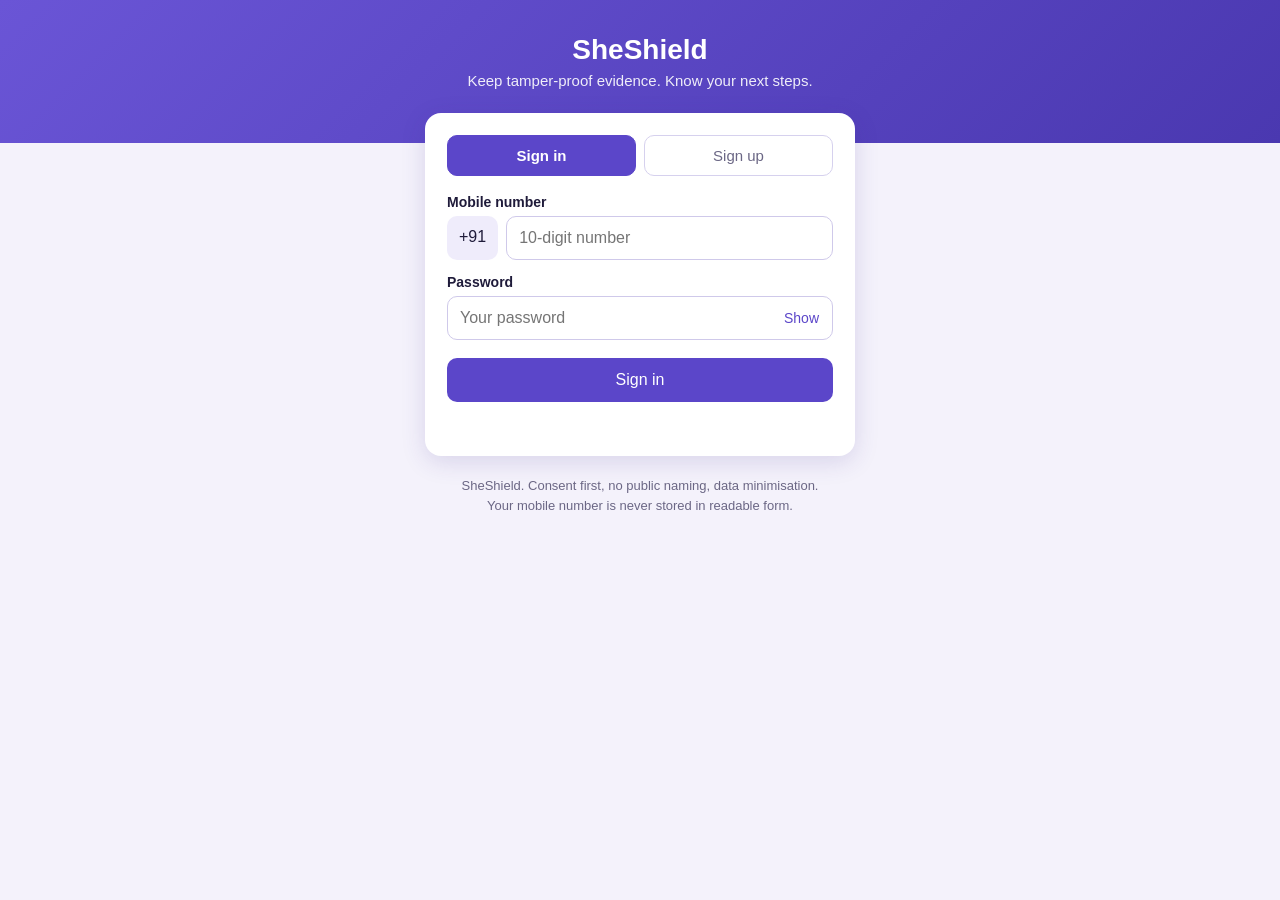
<file: login.html>
<!DOCTYPE html>
<html lang="en">
<head>
<meta charset="UTF-8">
<meta name="viewport" content="width=device-width, initial-scale=1">
<title>SheShield - Sign in</title>
<style>
  :root { --p:#5b46c9; --pd:#4535a8; --bg:#f4f2fb; --t:#1f1b3a; --mut:#6b6785; --err:#c62828; --ok:#2e7d32; }
  * { box-sizing:border-box; }
  body { margin:0; font-family:Arial, Helvetica, sans-serif; background:var(--bg); color:var(--t); min-height:100vh; }
  header { background:linear-gradient(135deg,#6a55d6,#4a38b0); color:#fff; padding:34px 20px 54px; text-align:center; }
  header h1 { margin:0 0 6px; font-size:28px; }
  header p { margin:0; opacity:.9; font-size:15px; }
  .card { background:#fff; max-width:430px; margin:-30px auto 20px; border-radius:16px; padding:22px; box-shadow:0 6px 24px rgba(60,40,140,.15); }
  .tabs { display:flex; gap:8px; margin-bottom:18px; }
  .tab { flex:1; padding:11px; border:1px solid #d6d1ee; background:#fff; border-radius:10px; font-size:15px; cursor:pointer; color:var(--mut); }
  .tab.active { background:var(--p); color:#fff; border-color:var(--p); font-weight:bold; }
  label { display:block; font-size:14px; margin:14px 0 6px; font-weight:bold; }
  input { width:100%; padding:12px; font-size:16px; border:1px solid #cfc9ea; border-radius:10px; outline:none; }
  input:focus { border-color:var(--p); box-shadow:0 0 0 3px rgba(91,70,201,.15); }
  .phone { display:flex; gap:8px; }
  .phone span { padding:12px; background:#efecfb; border-radius:10px; font-size:16px; }
  .pw { position:relative; }
  .pw button { position:absolute; right:8px; top:8px; border:0; background:none; color:var(--p); cursor:pointer; font-size:14px; padding:6px; }
  .btn { width:100%; margin-top:18px; padding:13px; font-size:16px; border:0; border-radius:10px; background:var(--p); color:#fff; cursor:pointer; }
  .btn:hover { background:var(--pd); }
  .btn:disabled { opacity:.6; cursor:not-allowed; }
  .link { background:none; border:0; color:var(--p); cursor:pointer; font-size:14px; padding:6px 0; margin-top:8px; }
  .link:disabled { color:var(--mut); cursor:default; }
  .msg { margin-top:14px; font-size:14px; min-height:18px; }
  .msg.err { color:var(--err); } .msg.ok { color:var(--ok); }
  .note { font-size:13px; color:var(--mut); text-align:center; margin:14px 20px 30px; line-height:1.5; }
  .hidden { display:none; }
  #otp { letter-spacing:8px; text-align:center; font-size:22px; }
</style>
</head>
<body>
<header>
  <h1>SheShield</h1>
  <p>Keep tamper-proof evidence. Know your next steps.</p>
</header>

<div class="card">
  <div class="tabs">
    <button class="tab active" id="tabIn" onclick="showTab('in')">Sign in</button>
    <button class="tab" id="tabUp" onclick="showTab('up')">Sign up</button>
  </div>

  <!-- SIGN IN -->
  <div id="paneIn">
    <label>Mobile number</label>
    <div class="phone"><span>+91</span><input id="inPhone" type="tel" inputmode="numeric" maxlength="10" placeholder="10-digit number"></div>
    <label>Password</label>
    <div class="pw"><input id="inPass" type="password" placeholder="Your password"><button onclick="togglePw('inPass', this)">Show</button></div>
    <button class="btn" id="btnIn" onclick="doLogin()">Sign in</button>
  </div>

  <!-- SIGN UP -->
  <div id="paneUp" class="hidden">
    <div id="up1">
      <label>Mobile number</label>
      <div class="phone"><span>+91</span><input id="upPhone" type="tel" inputmode="numeric" maxlength="10" placeholder="10-digit number"></div>
      <button class="btn" id="btnSend" onclick="sendOtp()">Send OTP</button>
    </div>
    <div id="up2" class="hidden">
      <label>Enter the 6-digit OTP</label>
      <input id="otp" type="text" inputmode="numeric" maxlength="6" placeholder="------">
      <button class="btn" id="btnVerify" onclick="verifyOtp()">Verify OTP</button>
      <button class="link" id="btnResend" onclick="sendOtp()" disabled>Resend OTP</button>
    </div>
    <div id="up3" class="hidden">
      <label>Create a password (min 8 characters)</label>
      <div class="pw"><input id="upPass" type="password" placeholder="Password"><button onclick="togglePw('upPass', this)">Show</button></div>
      <label>Confirm password</label>
      <input id="upPass2" type="password" placeholder="Repeat password">
      <button class="btn" id="btnUp" onclick="doSignup()">Create account</button>
    </div>
  </div>

  <div id="msg" class="msg"></div>
</div>

<p class="note">SheShield. Consent first, no public naming, data minimisation.<br>
Your mobile number is never stored in readable form.</p>

<script>
  // After sign in / sign up, go to this page. Change it to your app's address.
  const REDIRECT = "/";

  const $ = id => document.getElementById(id);
  let timer = null;

  function msg(text, kind) { const m = $("msg"); m.textContent = text || ""; m.className = "msg " + (kind || ""); }
  function showTab(t) {
    $("paneIn").classList.toggle("hidden", t !== "in");
    $("paneUp").classList.toggle("hidden", t !== "up");
    $("tabIn").classList.toggle("active", t === "in");
    $("tabUp").classList.toggle("active", t === "up");
    msg("");
  }
  function togglePw(id, btn) {
    const i = $(id); const show = i.type === "password";
    i.type = show ? "text" : "password"; btn.textContent = show ? "Hide" : "Show";
  }
  function digits(s) { return s.replace(/\D/g, ""); }

  async function api(path, body) {
    const r = await fetch("/auth/" + path, {
      method: "POST",
      headers: { "Content-Type": "application/json" },
      body: JSON.stringify(body)
    });
    let data = {};
    try { data = await r.json(); } catch (e) {}
    if (!r.ok) throw new Error(data.detail || "Something went wrong. Please try again.");
    return data;
  }
  function busy(id, on, label) { const b = $(id); b.disabled = on; if (label) b.dataset.l = b.dataset.l || b.textContent; b.textContent = on ? label : (b.dataset.l || b.textContent); }

  function done(token) {
    localStorage.setItem("sheshield_token", token);
    msg("Success! Opening SheShield...", "ok");
    setTimeout(() => location.href = REDIRECT, 600);
  }

  async function doLogin() {
    const phone = digits($("inPhone").value), password = $("inPass").value;
    if (phone.length !== 10) return msg("Enter a valid 10-digit mobile number.", "err");
    if (!password) return msg("Enter your password.", "err");
    busy("btnIn", true, "Signing in..."); msg("");
    try { const d = await api("login", { phone, password }); done(d.token); }
    catch (e) { msg(e.message, "err"); }
    busy("btnIn", false);
  }

  function startCountdown() {
    let s = 30; const b = $("btnResend"); b.disabled = true;
    clearInterval(timer);
    timer = setInterval(() => {
      s--; b.textContent = s > 0 ? "Resend OTP in " + s + "s" : "Resend OTP";
      if (s <= 0) { clearInterval(timer); b.disabled = false; }
    }, 1000);
    b.textContent = "Resend OTP in 30s";
  }

  async function sendOtp() {
    const phone = digits($("upPhone").value);
    if (phone.length !== 10) return msg("Enter a valid 10-digit mobile number.", "err");
    busy("btnSend", true, "Sending..."); msg("");
    try {
      const d = await api("send-otp", { phone });
      $("up1").classList.add("hidden"); $("up2").classList.remove("hidden");
      msg(d.mode === "demo" ? "Demo mode: the OTP is shown in the server window." : "OTP sent to +91 " + phone + ".", "ok");
      startCountdown(); $("otp").focus();
    } catch (e) { msg(e.message, "err"); }
    busy("btnSend", false);
  }

  async function verifyOtp() {
    const phone = digits($("upPhone").value), otp = digits($("otp").value);
    if (otp.length !== 6) return msg("Enter the 6-digit OTP.", "err");
    busy("btnVerify", true, "Verifying..."); msg("");
    try {
      await api("verify-otp", { phone, otp });
      $("up2").classList.add("hidden"); $("up3").classList.remove("hidden");
      msg("Number verified. Now create a password.", "ok");
    } catch (e) { msg(e.message, "err"); }
    busy("btnVerify", false);
  }

  async function doSignup() {
    const phone = digits($("upPhone").value), otp = digits($("otp").value);
    const p1 = $("upPass").value, p2 = $("upPass2").value;
    if (p1.length < 8) return msg("Password must be at least 8 characters.", "err");
    if (p1 !== p2) return msg("Passwords do not match.", "err");
    busy("btnUp", true, "Creating..."); msg("");
    try { const d = await api("signup", { phone, otp, password: p1 }); done(d.token); }
    catch (e) { msg(e.message, "err"); }
    busy("btnUp", false);
  }
</script>
</body>
</html>
</file>
